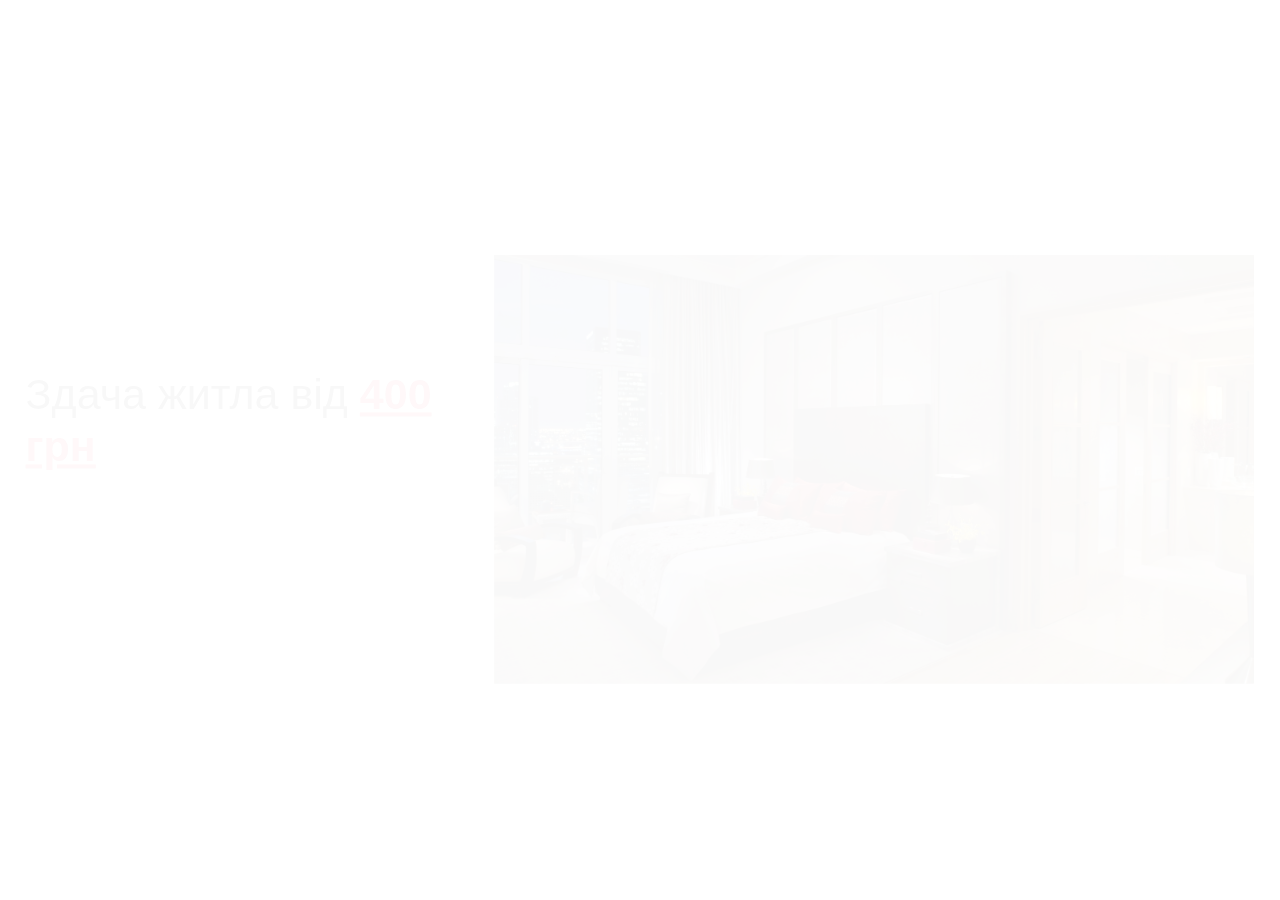
<file: rent_apart/html/index.html>
<!DOCTYPE html>
<html lang="ru">
<head>
	<meta charset="UTF-8">
	<meta name="viewport" content="width=device-width, initial-scale = 1">
	<title>Website</title>


  <link rel="stylesheet" href="../css/style.css">
	<link href="https://fonts.googleapis.com/css?family=PT+Sans:400,700&display=swap" rel="stylesheet">
	<link rel="stylesheet" href="../fontawesome-free/css/all.min.css">
  <link rel="stylesheet" href="https://stackpath.bootstrapcdn.com/bootstrap/4.4.1/css/bootstrap.min.css" integrity="sha384-Vkoo8x4CGsO3+Hhxv8T/Q5PaXtkKtu6ug5TOeNV6gBiFeWPGFN9MuhOf23Q9Ifjh" crossorigin="anonymous">

	<script src="https://cdnjs.cloudflare.com/ajax/libs/gsap/3.2.4/gsap.min.js"></script>

</head>
<body>

	<div class="navigation">
		<div class="logo">
			<a href="#">	<img src="../img/logotype.jpg" alt="" class="logotype"></a>
		</div>

		<div class="nav-menu">
			<ul class="menu">
				<li class="nav-item"><a href="gallery.html" class="nav-link">Однокімнатна</a>
				<!--	<ul>
						<li><a href="#">Старий фонд</a></li>
						<li><a href="#">Новий фонд</a></li>
					</ul>
				-->
				</li>
				<li class="nav-item"><a href="gallery1.html" class="nav-link">Двокімнатна</a>


				</li>
				<li class="nav-item"><a href="gallery2.html" class="nav-link">Котеджі</a>


				</li>

			</ul>
		</div>

		<div class="search-block">
			<div class="searsh">
				<input type="text" class="search-form" placeholder="Пошук">
				<a href="#" class="search-btn"><i class="fas fa-search"></i></a>
			</div>
		</div>

		<div class="personal-item">
			<div class="auth">
				<div class="login">
					<a href="#" class="auth-link signIn"><i class="fas fa-user-circle"></i>Увійти</a>
				</div>




				<div class="car">
					<a href="#" class="auth-link korIn "><i class="fas fa-shopping-cart"></i>Кошик</a>
				</div>

			</div>
		</div>
	</div>

<div class="sign-block">
	<div class="sign">
		<a href="#" class="exit"><i class="fas fa-times"></i> </a>
		<h4 class="sign-head">Вхід</h4>

		<div class="input-data">
			<input type="text" placeholder="введіть логін">
		</div>
		<div class="input-data">
			<input type="password" placeholder="введіть пароль">
		</div>
		<div class="input-btn">
			<input type="submit" value="Увійти">
		</div>

		<p class="notReg">Ще не зареєстровані?</p>
		<div class="input-btn notReg-btn">
			<a href="Registration.html"><input type="submit" value="Зареєструватись"></a>

		</div>
	</div>
</div>
<!-- *****************************Korzina-*****************-->
<div class="sign-block1">
	<div class="sign1">
		<a href="#" class="exit"><i class="fas fa-times"></i> </a>
		<h4 class="sign-head">Ваш кошик</h4>

		<div class="input-btn1">
			<a href="korzina.html"><input type="submit" value="Перейти далі"></a>
		</div>

		</div>
	</div>


	<div class="mobile-navigation">
		<a href="#" class="burger-link">
			<span></span>
		</a>

		<div class="mobile-nav">






			<!-- <input type="checkbox" name="toggle" id="menu" class="toggleMenu">
			<label for="menu" class="toggleMenu"> <i class=""> </i> </label> -->


			<ul class="mobile-menu">
				<li class="menu-item">
					<a href="#" class="menu-link signInMobile">Увійти</a>
				</li>
				<li class="menu-item">
					<a href="#" class="menu-link">Однокімнатна</a>
				</li>
				<li class="menu-item">
					<a href="#" class="menu-link">Двокімнатне</a>
				</li>
				<li class="menu-item">
					<a href="#" class="menu-link">Котеджі</a>
				</li>

			</ul>
		</div>
	</div>


	<div class="main-information">
		<div class="text-inform">
			<h1>Здача житла від <strong>400 грн</strong></h1>
			<p class="tagline">Короткострокова оренда квартир та котеджів </p>
			<div class="inform-link">

					<div class="inform-btn shop"><a id="white"   href="korzina.html">Орендувати зараз</a></div>
			</div>
		</div>


		<div class="photo-model">   <!--*********************************animation****************************-->
			<div class="carousel slide" data-ride="carousel" id="slides">
		 <ul class="carousel-indicators">
		   <li data-target="#slides" data-slide-to="0" class="active"></li>
		   <li data-target="#slides" data-slide-to="1" ></li>
		   <li data-target="#slides" data-slide-to="2" ></li>
		   <li data-target="#slides" data-slide-to="3" ></li>
		 </ul>
		      <div class="carousel-inner">
		        <div class="carousel-item active">
		          <img src="../img/img5.jpg" alt="">
		       </div>
		       <div class="carousel-item ">
		         <img src="../img/img6.jpg" alt="">
		      </div>
		      <div class="carousel-item ">
		        <img src="../img/img20.jpg" alt="">
		     </div>
		     <div class="carousel-item ">
		       <img src="../img/img6.jpg" alt="">
		    </div>
		    </div>
		  </div>
		</div>
		</div>


	<div class="social">
		<div class="find">

		</div>

		<div class="social-menu">
			<h4 class="connect">Залишайтесь на зв'язку</h4>

			<ul class="social-icon">
				<li><a href="https://www.facebook.com/dominik.zaluska.7" class="social-link"><i class="fab fa-facebook"></i></a></li>
				<li><a href="https://www.instagram.com/anatoli_kalko/" class="social-link"><i class="fab fa-instagram"></i></a></li>
			</ul>
		</div>
	</div>

	 <script src="https://ajax.googleapis.com/ajax/libs/jquery/3.4.1/jquery.min.js"></script>
  <script  src="../script/script.js"></script>
  <script src="https://code.jquery.com/jquery-3.4.1.slim.min.js" integrity="sha384-J6qa4849blE2+poT4WnyKhv5vZF5SrPo0iEjwBvKU7imGFAV0wwj1yYfoRSJoZ+n" crossorigin="anonymous"></script>
  <script src="https://cdn.jsdelivr.net/npm/popper.js@1.16.0/dist/umd/popper.min.js" integrity="sha384-Q6E9RHvbIyZFJoft+2mJbHaEWldlvI9IOYy5n3zV9zzTtmI3UksdQRVvoxMfooAo" crossorigin="anonymous"></script>
  <script src="https://stackpath.bootstrapcdn.com/bootstrap/4.4.1/js/bootstrap.min.js" integrity="sha384-wfSDF2E50Y2D1uUdj0O3uMBJnjuUD4Ih7YwaYd1iqfktj0Uod8GCExl3Og8ifwB6" crossorigin="anonymous"></script>


</body>
</html>
</file>
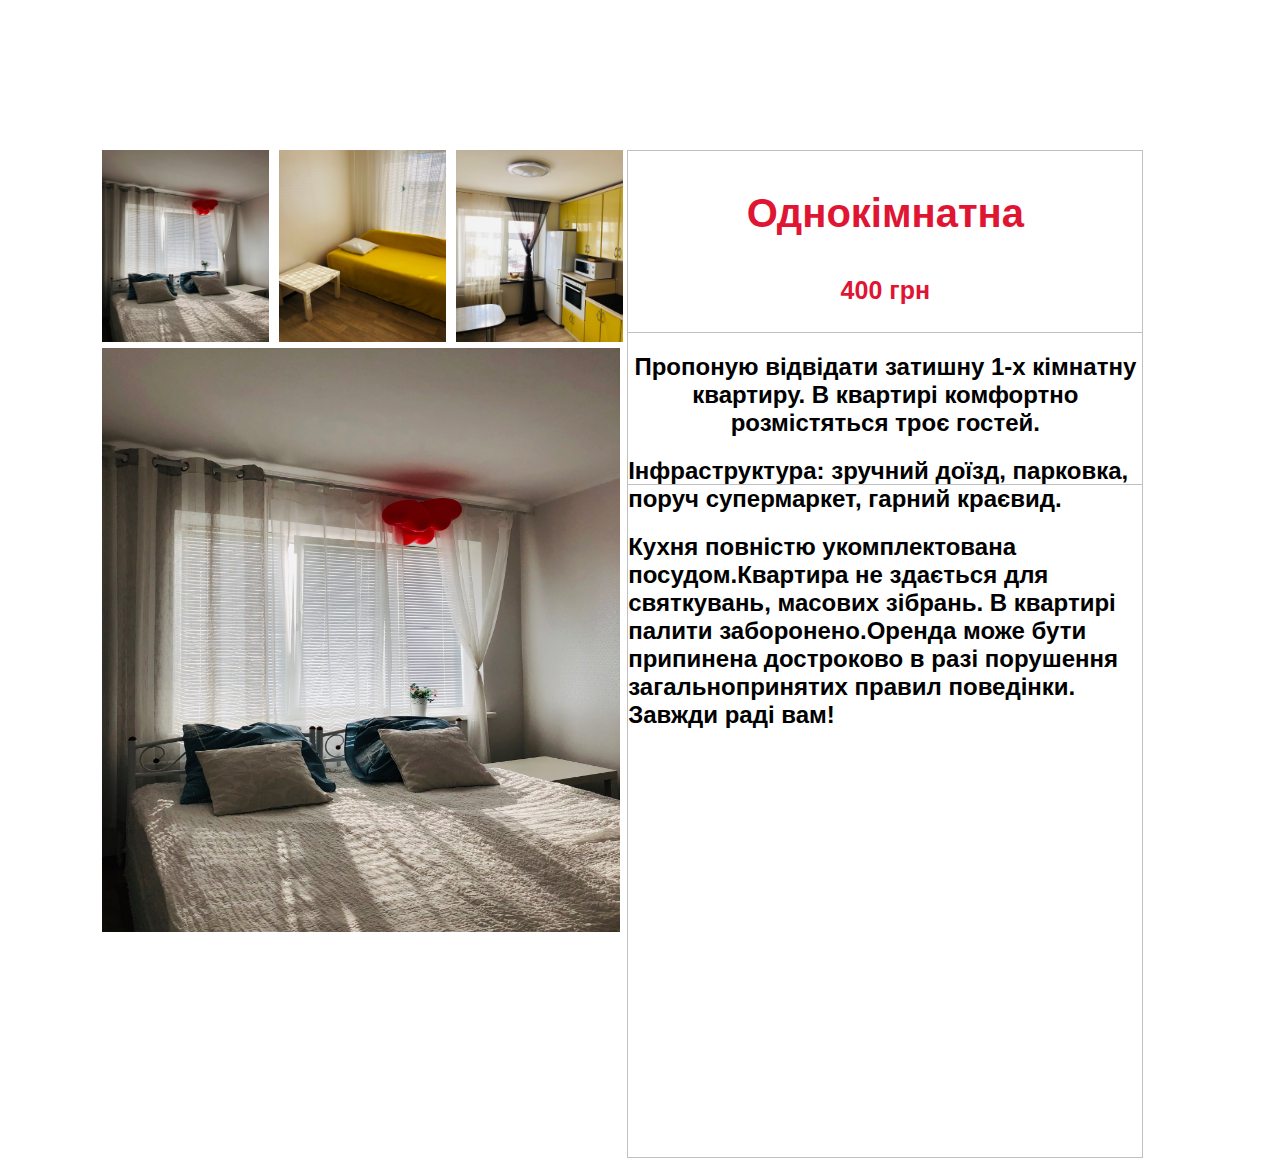
<file: rent_apart/html/gallery.html>
<!DOCTYPE html>
<html lang="en" dir="ltr">
  <head>
    <meta charset="utf-8">
    <meta name="viewport" content="width=device-width, initial-scale = 1">
  	<title>Website</title>
    	<link rel="stylesheet" href="../css/Stylegallery.css">
      <link rel="stylesheet" href="../css/style1.css">
      <link href="https://fonts.googleapis.com/css?family=PT+Sans:400,700&display=swap" rel="stylesheet">
      	<script src="https://cdnjs.cloudflare.com/ajax/libs/gsap/3.2.4/gsap.min.js"></script>
        <link rel="stylesheet" href="../fontawesome-free/css/all.min.css">

  </head>
  <body>

    <div class="navigation">
  		<div class="logo">
  			<a href="index.html">	<img src="../img/logotype.jpg" alt="" class="logotype"></a>
  		</div>

      <div class="nav-menu">
  			<ul class="menu">
  				<li class="nav-item"><a href="gallery.html" class="nav-link">Однокімнатна</a>
  				<!--	<ul>
  						<li><a href="#">Старий фонд</a></li>
  						<li><a href="#">Новий фонд</a></li>
  					</ul>
  				-->
  				</li>
  				<li class="nav-item"><a href="gallery1.html" class="nav-link">Двокімнатна</a>


  				</li>
  				<li class="nav-item"><a href="gallery2.html" class="nav-link">Котеджі</a>


  				</li>

  			</ul>
  		</div>

  		<div class="search-block">
  			<div class="searsh">
  				<input type="text" class="search-form" placeholder="Пошук">
  				<a href="#" class="search-btn"><i class="fas fa-search"></i></a>
  			</div>
  		</div>

  		<div class="personal-item">
  			<div class="auth">
  				<div class="login">
  					<a href="#" class="auth-link signIn"><i class="fas fa-user-circle"></i>Увійти</a>
  				</div>




  				<div class="car">
  					<a href="#" class="auth-link korIn "><i class="fas fa-shopping-cart"></i>Кошик</a>
  				</div>

  			</div>
  		</div>
  	</div>

  <div class="sign-block">
  	<div class="sign">
  		<a href="#" class="exit"><i class="fas fa-times"></i> </a>
  		<h4 class="sign-head">Вхід</h4>

  		<div class="input-data">
  			<input type="text" placeholder="введіть логін">
  		</div>
  		<div class="input-data">
  			<input type="password" placeholder="введіть пароль">
  		</div>
  		<div class="input-btn">
  			<input type="submit" value="Увійти">
  		</div>

  		<p class="notReg">Ще не зареєстровані?</p>
  		<div class="input-btn notReg-btn">
  			<a href="Registration.html"><input type="submit" value="Зареєструватись"></a>

  		</div>
  	</div>
  </div>
  <!-- *****************************Korzina-*****************-->
  <div class="sign-block1">
  	<div class="sign1">
  		<a href="#" class="exit"><i class="fas fa-times"></i> </a>
  		<h4 class="sign-head">Ваш кошик</h4>

  		<div class="input-btn1">
  			<a href="korzina.html"><input type="submit" value="Перейти далі"></a>
  		</div>

  		</div>
  	</div>

    <div class="mobile-navigation">
  		<a href="#" class="burger-link">
  			<span></span>
  		</a>

  		<div class="mobile-nav">
        <ul class="mobile-menu">
  				<li class="menu-item">
  					<a href="#" class="menu-link signInMobile">Увійти</a>
  				</li>
  				<li class="menu-item">
  					<a href="#" class="menu-link">Однокімнатна</a>
  				</li>
  				<li class="menu-item">
  					<a href="#" class="menu-link">Двокімнатне</a>
  				</li>
  				<li class="menu-item">
  					<a href="#" class="menu-link">Котеджі</a>
  				</li>

  		</div>
  	</div>


<div class="mainBlockGallery">

  <div class="BlockForGallery">
    <div class="thumbs">
 <a href="http://placehold.it/350x150?text=1" class="show-image"><img src="../img/test.HEIC"></a>
 <a href="http://placehold.it/350x150?text=2" class="show-image"><img src="../img/test2.HEIC"></a>
 <a href="http://placehold.it/350x150?text=3" class="show-image"><img src="../img/test3.HEIC"></a>
    </div>
    <div class="images">
      <img src="../img/test.HEIC"  class="active"/>
      <img src="../img/test2.HEIC"  />
      <img src="../img/test3.HEIC" />
    </div>

  </div>


  <div class="BlockForInfo">
    <div class="ForInfo">
      <h3>Однокімнатна</h3>
      <h4>400 грн</h4>
    </div>

    <div class="color">

    <center>  <h2>Пропоную відвідати затишну 1-х кімнатну квартиру. В квартирі комфортно розмістяться троє гостей.</h2></center>

              <h2>Інфраструктура: зручний доїзд, парковка, поруч супермаркет, гарний краєвид.</<h2>

<h2>Кухня повністю укомплектована посудом.Квартира не здається для святкувань, масових зібрань. В квартирі палити заборонено.Оренда може бути припинена достроково в разі порушення загальнопринятих правил поведінки.
Завжди раді вам!</h2>

    </div>








  </div>
</div>



<script src="https://ajax.googleapis.com/ajax/libs/jquery/3.4.1/jquery.min.js"></script>
<script  src="../script/script.js"></script>
<script type="text/javascript">

  $(".show-image").click(function() {
    event.preventDefault();
    var mainImage = $(this).index();
    $('.images img').removeClass('active');
    $('.images img').eq(mainImage).addClass('active');
});



</script>
  </body>
</html>
</file>
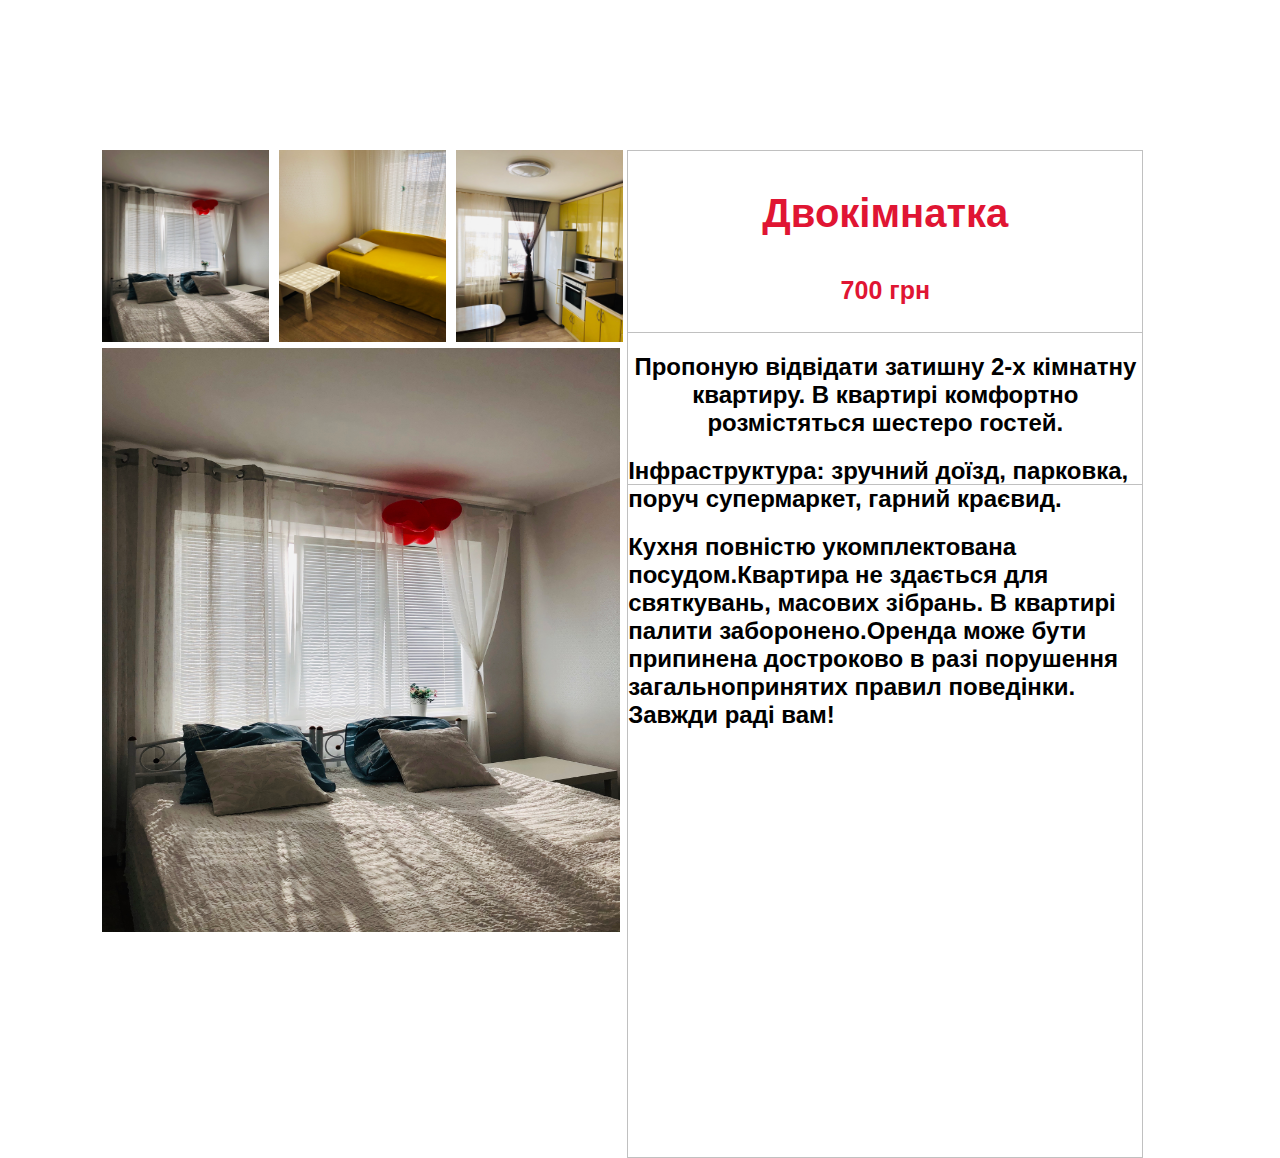
<file: rent_apart/html/gallery1.html>
<!DOCTYPE html>
<html lang="en" dir="ltr">
  <head>
    <meta charset="utf-8">
    <meta name="viewport" content="width=device-width, initial-scale = 1">
  	<title>Website</title>
    	<link rel="stylesheet" href="../css/Stylegallery.css">
      <link rel="stylesheet" href="../css/style1.css">
      <link href="https://fonts.googleapis.com/css?family=PT+Sans:400,700&display=swap" rel="stylesheet">
      	<script src="https://cdnjs.cloudflare.com/ajax/libs/gsap/3.2.4/gsap.min.js"></script>
        <link rel="stylesheet" href="../fontawesome-free/css/all.min.css">

  </head>
  <body>

    <div class="navigation">
  		<div class="logo">
  			<a href="index.html">	<img src="../img/logotype.jpg" alt="" class="logotype"></a>
  		</div>

      <div class="nav-menu">
  			<ul class="menu">
  				<li class="nav-item"><a href="gallery.html" class="nav-link">Однокімнатна</a>
  				<!--	<ul>
  						<li><a href="#">Старий фонд</a></li>
  						<li><a href="#">Новий фонд</a></li>
  					</ul>
  				-->
  				</li>
  				<li class="nav-item"><a href="gallery1.html" class="nav-link">Двокімнатна</a>


  				</li>
  				<li class="nav-item"><a href="gallery2.html" class="nav-link">Котеджі</a>


  				</li>

  			</ul>
  		</div>

  		<div class="search-block">
  			<div class="searsh">
  				<input type="text" class="search-form" placeholder="Пошук">
  				<a href="#" class="search-btn"><i class="fas fa-search"></i></a>
  			</div>
  		</div>

  		<div class="personal-item">
  			<div class="auth">
  				<div class="login">
  					<a href="#" class="auth-link signIn"><i class="fas fa-user-circle"></i>Увійти</a>
  				</div>




  				<div class="car">
  					<a href="#" class="auth-link korIn "><i class="fas fa-shopping-cart"></i>Кошик</a>
  				</div>

  			</div>
  		</div>
  	</div>

  <div class="sign-block">
  	<div class="sign">
  		<a href="#" class="exit"><i class="fas fa-times"></i> </a>
  		<h4 class="sign-head">Вхід</h4>

  		<div class="input-data">
  			<input type="text" placeholder="введіть логін">
  		</div>
  		<div class="input-data">
  			<input type="password" placeholder="введіть пароль">
  		</div>
  		<div class="input-btn">
  			<input type="submit" value="Увійти">
  		</div>

  		<p class="notReg">Ще не зареєстровані?</p>
  		<div class="input-btn notReg-btn">
  			<a href="Registration.html"><input type="submit" value="Зареєструватись"></a>

  		</div>
  	</div>
  </div>
  <!-- *****************************Korzina-*****************-->
  <div class="sign-block1">
  	<div class="sign1">
  		<a href="#" class="exit"><i class="fas fa-times"></i> </a>
  		<h4 class="sign-head">Ваш кошик</h4>

  		<div class="input-btn1">
  			<a href="korzina.html"><input type="submit" value="Перейти далі"></a>
  		</div>

  		</div>
  	</div>

    <div class="mobile-navigation">
  		<a href="#" class="burger-link">
  			<span></span>
  		</a>

  		<div class="mobile-nav">
        <ul class="mobile-menu">
  				<li class="menu-item">
  					<a href="#" class="menu-link signInMobile">Увійти</a>
  				</li>
  				<li class="menu-item">
  					<a href="#" class="menu-link">Однокімнатна</a>
  				</li>
  				<li class="menu-item">
  					<a href="#" class="menu-link">Двокімнатне</a>
  				</li>
  				<li class="menu-item">
  					<a href="#" class="menu-link">Котеджі</a>
  				</li>

  		</div>
  	</div>


<div class="mainBlockGallery">

  <div class="BlockForGallery">
    <div class="thumbs">
 <a href="http://placehold.it/350x150?text=1" class="show-image"><img src="../img/test.HEIC"></a>
 <a href="http://placehold.it/350x150?text=2" class="show-image"><img src="../img/test2.HEIC"></a>
 <a href="http://placehold.it/350x150?text=3" class="show-image"><img src="../img/test3.HEIC"></a>
    </div>
    <div class="images">
      <img src="../img/test.HEIC"  class="active"/>
      <img src="../img/test2.HEIC"  />
      <img src="../img/test3.HEIC" />
    </div>

  </div>


  <div class="BlockForInfo">
    <div class="ForInfo">
      <h3>Двокімнатка</h3>
      <h4>700 грн</h4>
    </div>

    <div class="color">

    <center>  <h2>Пропоную відвідати затишну 2-х кімнатну квартиру. В квартирі комфортно розмістяться шестеро гостей.</h2></center>

              <h2>Інфраструктура: зручний доїзд, парковка, поруч супермаркет, гарний краєвид.</<h2>

<h2>Кухня повністю укомплектована посудом.Квартира не здається для святкувань, масових зібрань. В квартирі палити заборонено.Оренда може бути припинена достроково в разі порушення загальнопринятих правил поведінки.
Завжди раді вам!</h2>

    </div>




</div>



<script src="https://ajax.googleapis.com/ajax/libs/jquery/3.4.1/jquery.min.js"></script>
<script  src="../script/script.js"></script>
<script type="text/javascript">

  $(".show-image").click(function() {
    event.preventDefault();
    var mainImage = $(this).index();
    $('.images img').removeClass('active');
    $('.images img').eq(mainImage).addClass('active');
});



</script>
  </body>
</html>
</file>
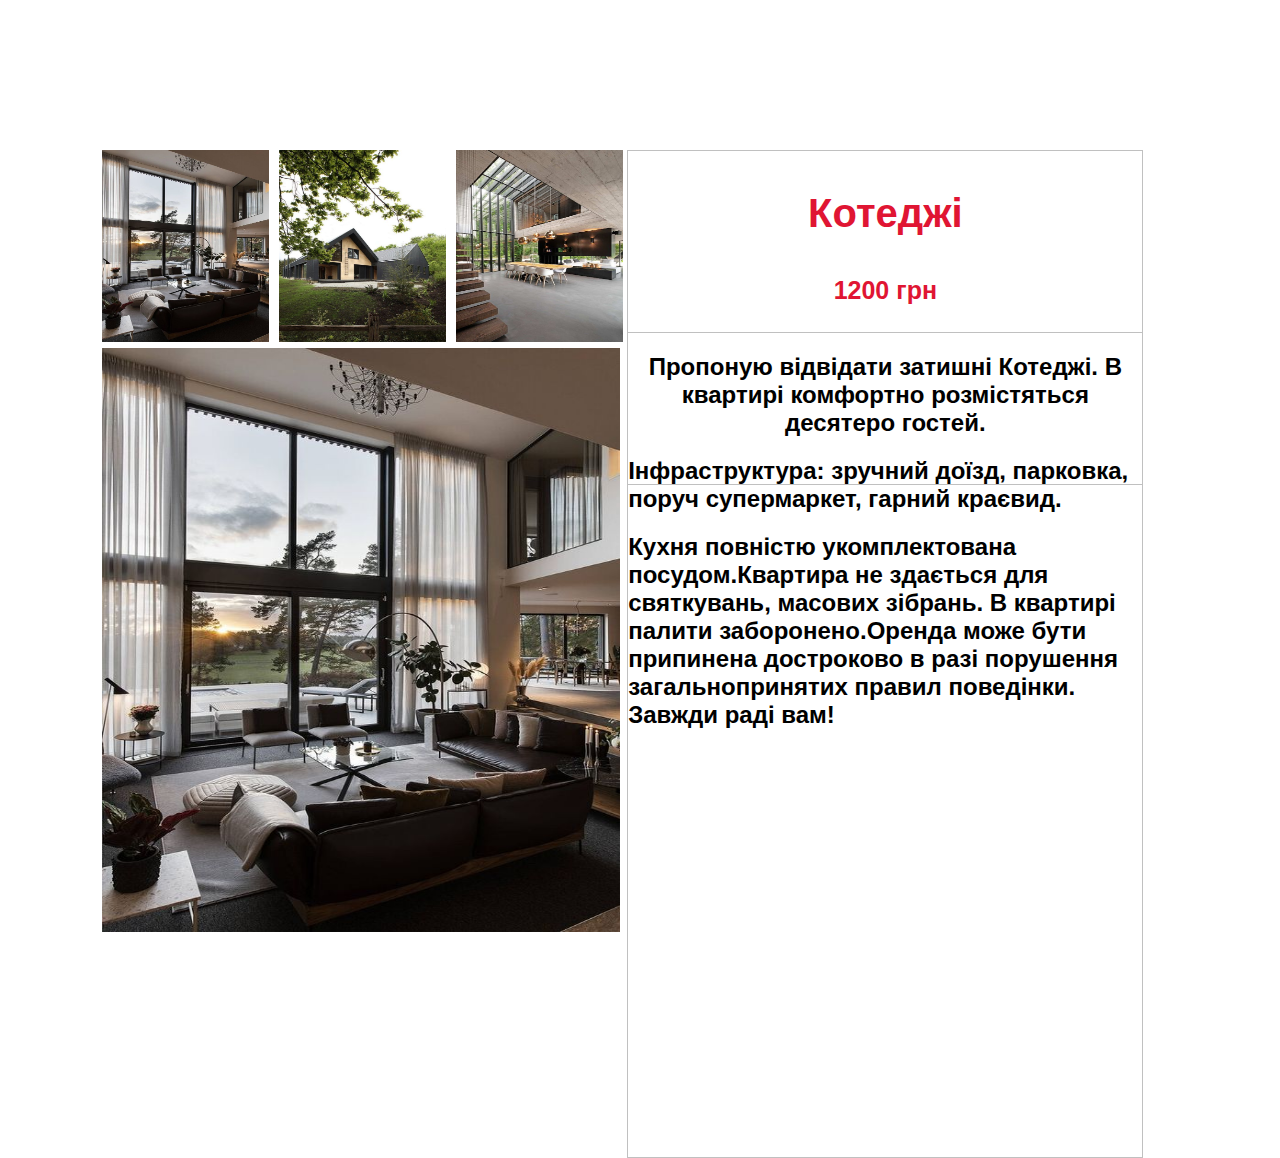
<file: rent_apart/html/gallery2.html>
<!DOCTYPE html>
<html lang="en" dir="ltr">
  <head>
    <meta charset="utf-8">
    <meta name="viewport" content="width=device-width, initial-scale = 1">
  	<title>Website</title>
    	<link rel="stylesheet" href="../css/Stylegallery.css">
      <link rel="stylesheet" href="../css/style1.css">
      <link href="https://fonts.googleapis.com/css?family=PT+Sans:400,700&display=swap" rel="stylesheet">
      	<script src="https://cdnjs.cloudflare.com/ajax/libs/gsap/3.2.4/gsap.min.js"></script>
        <link rel="stylesheet" href="../fontawesome-free/css/all.min.css">

  </head>
  <body>

    <div class="navigation">
  		<div class="logo">
  			<a href="index.html">	<img src="../img/logotype.jpg" alt="" class="logotype"></a>
  		</div>

      <div class="nav-menu">
  			<ul class="menu">
  				<li class="nav-item"><a href="gallery.html" class="nav-link">Однокімнатна</a>
  				<!--	<ul>
  						<li><a href="#">Старий фонд</a></li>
  						<li><a href="#">Новий фонд</a></li>
  					</ul>
  				-->
  				</li>
  				<li class="nav-item"><a href="gallery1.html" class="nav-link">Двокімнатна</a>


  				</li>
  				<li class="nav-item"><a href="gallery2.html" class="nav-link">Котеджі</a>


  				</li>

  			</ul>
  		</div>

  		<div class="search-block">
  			<div class="searsh">
  				<input type="text" class="search-form" placeholder="Пошук">
  				<a href="#" class="search-btn"><i class="fas fa-search"></i></a>
  			</div>
  		</div>

  		<div class="personal-item">
  			<div class="auth">
  				<div class="login">
  					<a href="#" class="auth-link signIn"><i class="fas fa-user-circle"></i>Увійти</a>
  				</div>




  				<div class="car">
  					<a href="#" class="auth-link korIn "><i class="fas fa-shopping-cart"></i>Кошик</a>
  				</div>

  			</div>
  		</div>
  	</div>

  <div class="sign-block">
  	<div class="sign">
  		<a href="#" class="exit"><i class="fas fa-times"></i> </a>
  		<h4 class="sign-head">Вхід</h4>

  		<div class="input-data">
  			<input type="text" placeholder="введіть логін">
  		</div>
  		<div class="input-data">
  			<input type="password" placeholder="введіть пароль">
  		</div>
  		<div class="input-btn">
  			<input type="submit" value="Увійти">
  		</div>

  		<p class="notReg">Ще не зареєстровані?</p>
  		<div class="input-btn notReg-btn">
  			<a href="Registration.html"><input type="submit" value="Зареєструватись"></a>

  		</div>
  	</div>
  </div>
  <!-- *****************************Korzina-*****************-->
  <div class="sign-block1">
  	<div class="sign1">
  		<a href="#" class="exit"><i class="fas fa-times"></i> </a>
  		<h4 class="sign-head">Ваш кошик</h4>

  		<div class="input-btn1">
  			<a href="korzina.html"><input type="submit" value="Перейти далі"></a>
  		</div>

  		</div>
  	</div>

    <div class="mobile-navigation">
  		<a href="#" class="burger-link">
  			<span></span>
  		</a>

  		<div class="mobile-nav">
        <ul class="mobile-menu">
  				<li class="menu-item">
  					<a href="#" class="menu-link signInMobile">Увійти</a>
  				</li>
  				<li class="menu-item">
  					<a href="#" class="menu-link">Однокімнатна</a>
  				</li>
  				<li class="menu-item">
  					<a href="#" class="menu-link">Двокімнатне</a>
  				</li>
  				<li class="menu-item">
  					<a href="#" class="menu-link">Котеджі</a>
  				</li>

  		</div>
  	</div>


<div class="mainBlockGallery">

  <div class="BlockForGallery">
    <div class="thumbs">
 <a href="http://placehold.it/350x150?text=1" class="show-image"><img src="../img/kot1.jpg"></a>
 <a href="http://placehold.it/350x150?text=2" class="show-image"><img src="../img/kot2.jpg"></a>
 <a href="http://placehold.it/350x150?text=3" class="show-image"><img src="../img/kot3.jpg"></a>
    </div>
    <div class="images">
      <img src="../img/kot1.jpg"  class="active"/>
      <img src="../img/kot2.jpg"  />
      <img src="../img/kot3.jpg" />
    </div>

  </div>


  <div class="BlockForInfo">
    <div class="ForInfo">
      <h3>Котеджі</h3>
      <h4>1200 грн</h4>
    </div>


    <div class="color">

    <center>  <h2>Пропоную відвідати затишні Котеджі. В квартирі комфортно розмістяться десятеро гостей.</h2></center>

              <h2>Інфраструктура: зручний доїзд, парковка, поруч супермаркет, гарний краєвид.</<h2>

  <h2>Кухня повністю укомплектована посудом.Квартира не здається для святкувань, масових зібрань. В квартирі палити заборонено.Оренда може бути припинена достроково в разі порушення загальнопринятих правил поведінки.
  Завжди раді вам!</h2>

    </div>





  </div>
</div>



<script src="https://ajax.googleapis.com/ajax/libs/jquery/3.4.1/jquery.min.js"></script>
<script  src="../script/script.js"></script>
<script type="text/javascript">

  $(".show-image").click(function() {
    event.preventDefault();
    var mainImage = $(this).index();
    $('.images img').removeClass('active');
    $('.images img').eq(mainImage).addClass('active');
});



</script>
  </body>
</html>
</file>
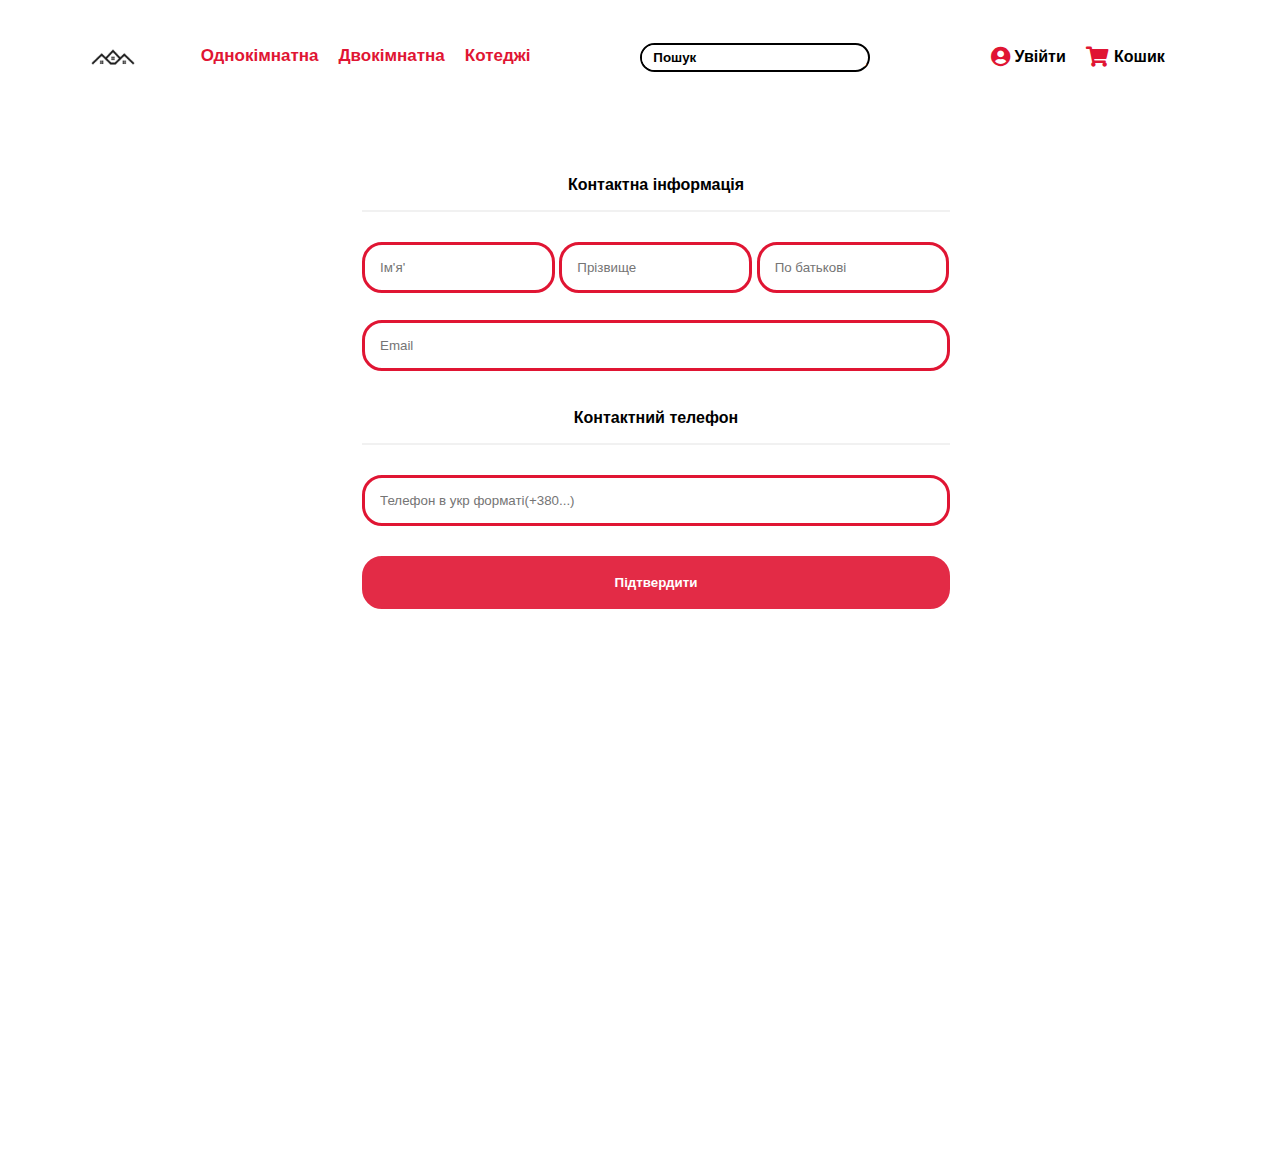
<file: rent_apart/html/korzina.html>
<!DOCTYPE html>
<html lang="en" dir="ltr">
  <head>
    <meta charset="utf-8">
    	<meta name="viewport" content="width=device-width, initial-scale = 1">

    <link rel="stylesheet" href="../css/stKorzina.css">
      <link rel="stylesheet" href="../css/style1.css">

    <title></title>
    <link href="https://fonts.googleapis.com/css?family=PT+Sans:400,700&display=swap" rel="stylesheet">
    <link rel="stylesheet" href="../fontawesome-free/css/all.min.css">


  </head>


  <body>



    <div class="navigation">
      <div class="logo">
        <a href="index.html">	<img src="../img/logotype.jpg" alt="" class="logotype"></a>
      </div>

      <div class="nav-menu">
  			<ul class="menu">
  				<li class="nav-item"><a href="gallery.html" class="nav-link">Однокімнатна</a>
  				<!--	<ul>
  						<li><a href="#">Старий фонд</a></li>
  						<li><a href="#">Новий фонд</a></li>
  					</ul>
  				-->
  				</li>
  				<li class="nav-item"><a href="gallery1.html" class="nav-link">Двокімнатна</a>


  				</li>
  				<li class="nav-item"><a href="gallery2.html" class="nav-link">Котеджі</a>


  				</li>

  			</ul>
  		</div>

      <div class="search-block">
        <div class="searsh">
          <input type="text" class="search-form" placeholder="Пошук">
          <a href="#" class="search-btn"><i class="fas fa-search"></i></a>
        </div>
      </div>

      <div class="personal-item">
        <div class="auth">
          <div class="login">
            <a href="#" class="auth-link signIn"><i class="fas fa-user-circle"></i>Увійти</a>
          </div>




          <div class="car">
            <a href="#" class="auth-link korIn "><i class="fas fa-shopping-cart"></i>Кошик</a>
          </div>

        </div>
      </div>
    </div>

    <div class="sign-block">
    <div class="sign">
      <a href="#" class="exit"><i class="fas fa-times"></i> </a>
      <h4 class="sign-head">Вхід</h4>

      <div class="input-data">
        <input type="text" placeholder="введіть логін">
      </div>
      <div class="input-data">
        <input type="password" placeholder="введіть пароль">
      </div>
      <div class="input-btn">
        <input type="submit" value="Увійти">
      </div>

      <p class="notReg">Ще не зареєстровані?</p>
      <div class="input-btn notReg-btn">
        <a href="Registration.html"><input type="submit" value="Зареєструватись"></a>

      </div>
    </div>
    </div>
    <!-- *****************************Korzina-*****************-->
    <div class="sign-block1">
    <div class="sign1">
      <a href="#" class="exit"><i class="fas fa-times"></i> </a>
      <h4 class="sign-head">Ваш кошик</h4>

      <div class="input-btn1">
        <a href="korzina.html"><input type="submit" value="Перейти далі"></a>
      </div>

      </div>
    </div>

    <div class="mobile-navigation">
      <a href="#" class="burger-link">
        <span></span>
      </a>

      <div class="mobile-nav">

        <ul class="mobile-menu">
  				<li class="menu-item">
  					<a href="#" class="menu-link signInMobile">Увійти</a>
  				</li>
  				<li class="menu-item">
  					<a href="#" class="menu-link">Однокімнатна</a>
  				</li>
  				<li class="menu-item">
  					<a href="#" class="menu-link">Двокімнатне</a>
  				</li>
  				<li class="menu-item">
  					<a href="#" class="menu-link">Котеджі</a>
  				</li>

      </div>
    </div>





    <div class="notReg2">  <!--знайти в сss -->
      <form action="action_page.php">
      <div class="container1">




        <p>Контактна інформація</p>
        <hr>


        <input class="Nam"  type="text2" placeholder="Ім'я'" name="fname" required>

        <input class="Nam" type="text2" placeholder="Прізвище" name="lname" required>

        <input class="Nam" type="text2" placeholder="По батькові" name="tname" required>

        <input type="text1" placeholder="Email" name="email" required>




        <p>Контактний телефон</p>
        <hr>
        <input type="text1" placeholder="Телефон в укр форматі(+380...)" name="telNum" required>

      <button  type="submit" class="registerbtn">Підтвердити</button>


      </div>




    </form>


  </div>




<script src="https://ajax.googleapis.com/ajax/libs/jquery/3.4.1/jquery.min.js"></script>
<script  src="../script/script.js"></script>


  </body>
</html>
</file>
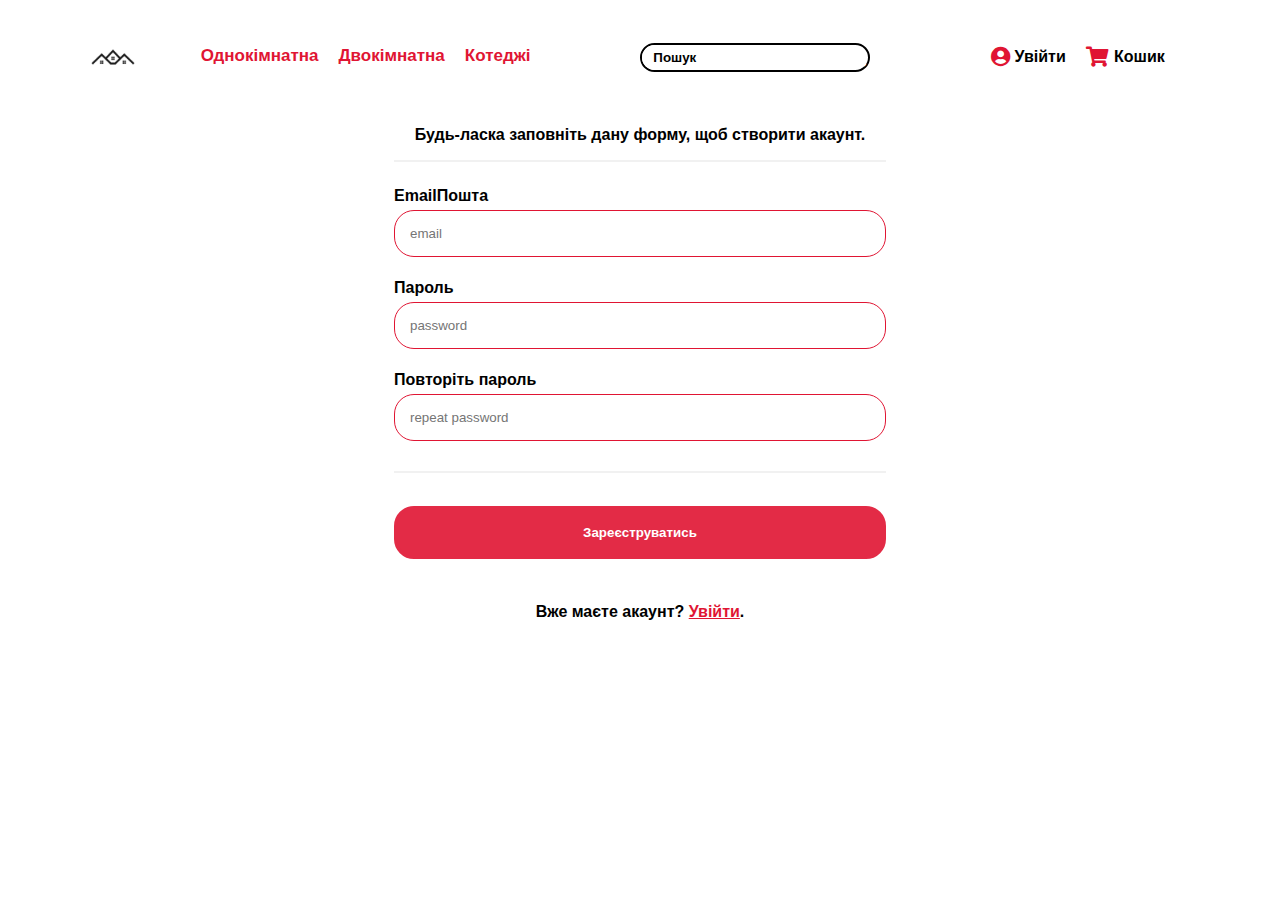
<file: rent_apart/html/Registration.html>
<!DOCTYPE html>
<html lang="en" dir="ltr">
  <head>
    <meta charset="utf-8">
    	<meta name="viewport" content="width=device-width, initial-scale = 1">
    <link rel="stylesheet" href="../css/styleforregistr.css">
    <link rel="stylesheet" href="../css/style1.css">
    <link rel="stylesheet" href="../fontawesome-free/css/all.min.css">
    <title></title>
    <link href="https://fonts.googleapis.com/css?family=PT+Sans:400,700&display=swap" rel="stylesheet">

  </head>


  <body>
    <div class="navigation">
  		<div class="logo">
  			<a href="index.html">	<img src="../img/logotype.jpg" alt="" class="logotype"></a>
  		</div>

      <div class="nav-menu">
  			<ul class="menu">
  				<li class="nav-item"><a href="gallery.html" class="nav-link">Однокімнатна</a>
  				<!--	<ul>
  						<li><a href="#">Старий фонд</a></li>
  						<li><a href="#">Новий фонд</a></li>
  					</ul>
  				-->
  				</li>
  				<li class="nav-item"><a href="gallery1.html" class="nav-link">Двокімнатна</a>


  				</li>
  				<li class="nav-item"><a href="gallery2.html" class="nav-link">Котеджі</a>


  				</li>

  			</ul>
  		</div>

  		<div class="search-block">
  			<div class="searsh">
  				<input type="text" class="search-form" placeholder="Пошук">
  				<a href="#" class="search-btn"><i class="fas fa-search"></i></a>
  			</div>
  		</div>

  		<div class="personal-item">
  			<div class="auth">
  				<div class="login">
  					<a href="#" class="auth-link signIn"><i class="fas fa-user-circle"></i>Увійти</a>
  				</div>




  				<div class="car">
  					<a href="#" class="auth-link korIn "><i class="fas fa-shopping-cart"></i>Кошик</a>
  				</div>

  			</div>
  		</div>
  	</div>

  <div class="sign-block">
  	<div class="sign">
  		<a href="#" class="exit"><i class="fas fa-times"></i> </a>
  		<h4 class="sign-head">Вхід</h4>

  		<div class="input-data">
  			<input type="text" placeholder="введіть логін">
  		</div>
  		<div class="input-data">
  			<input type="password" placeholder="введіть пароль">
  		</div>
  		<div class="input-btn">
  			<input type="submit" value="Увійти">
  		</div>

  		<p class="notReg">Ще не зареєстровані?</p>
  		<div class="input-btn notReg-btn">
  			<a href="Registration.html"><input type="submit" value="Зареєструватись"></a>

  		</div>
  	</div>
  </div>
  <!-- *****************************Korzina-*****************-->
  <div class="sign-block1">
  	<div class="sign1">
  		<a href="#" class="exit"><i class="fas fa-times"></i> </a>
  		<h4 class="sign-head">Ваш кошик</h4>

  		<div class="input-btn1">
  			<a href="korzina.html"><input type="submit" value="Перейти далі"></a>
  		</div>

  		</div>
  	</div>






  	<div class="mobile-navigation">
  		<a href="#" class="burger-link">
  			<span></span>
  		</a>

  		<div class="mobile-nav">

        <ul class="mobile-menu">
  				<li class="menu-item">
  					<a href="#" class="menu-link signInMobile">Увійти</a>
  				</li>
  				<li class="menu-item">
  					<a href="#" class="menu-link">Однокімнатна</a>
  				</li>
  				<li class="menu-item">
  					<a href="#" class="menu-link">Двокімнатне</a>
  				</li>
  				<li class="menu-item">
  					<a href="#" class="menu-link">Котеджі</a>
  				</li>

  		</div>
  	</div>





    <div class="notReg1">
      <form action="action_page.php">
      <div class="container1">
        <p>Будь-ласка заповніть дану форму, щоб створити акаунт.</p>
        <hr>

        <label for="email"><b>EmailПошта</b></label>
        <input type="text1" placeholder="email" name="email" required>

        <label for="psw"><b>Пароль</b></label>
        <input type="password" placeholder="password" name="psw" required>

        <label for="psw-repeat"><b>Повторіть пароль</b></label>
        <input type="password" placeholder="repeat password" name="psw-repeat" required>
        <hr>
      <button  type="submit" class="registerbtn">Зареєструватись</button>
      </div>

      <div class="container1 signIn">
        <p>Вже маєте акаунт? <a href="#">Увійти</a>.</p>
      </div>
    </form>
</div>



<script src="https://ajax.googleapis.com/ajax/libs/jquery/3.4.1/jquery.min.js"></script>
<script  src="../script/script.js"></script>


  </body>
</html>
</file>
<file: rent_apart/css/style.css>
body {
	height: 100vh;
	margin: 0;
	padding: 0;

	font-family: 'PT Sans', sans-serif;
}
.carousel{
  height: 80%;
}
.carousel-inner{
  /* margin-top: 150px; */
  height: 80%;
}
.carousel-inner img {
   /* transform: translateY(-15%); */
  width: 100%;
  height: 60%;

}

/* .text-inform{
  position: absolute;
  top: 40%;
  transform: translateY(-60%);
    margin-left: auto;
   text-align: left;

} */

#white{
	color: white;
}

#white:hover{
	color: #e01533;
}



/*====================Style for navigation======================*/
.navigation {
	z-index: 20;
	width: 100%;
	top: 3%;
	position: absolute;
	display: flex;
	align-items: center;
}

.logo  a{
	width: 100%;
	display: flex;
	align-items: center;
}
.logo {
	width: 15%;
	display: flex;
	align-items: center;
}


.logotype {
	max-width: 60px;
	margin-left: 50%;
}

.nav-menu {
	margin-top: -3%;
	width: 20%;

}

.menu {
	margin-top: 7%;
	display: flex;
	justify-content: center;
	align-items: center;
	list-style: none;
	width: 90%;
	margin-left: 10%;

}
.nav-item  {
	margin: 0;
	margin-top: 17%;
	padding-left: 0px;
}
.nav-item a {
	padding-left: 0px;
}

.nav-link {
	text-decoration: none;
	color: #e01533;
	font-size: 16px;
	border-bottom: 2px solid transparent;
	transition: .3s;
	font-weight: bold;
}

.nav-link:hover {
	border-bottom: 2px solid #fff;
}

/*====================Sub meny======================*/
.nav-menu ul,
.nav-menu ol {
	list-style: none;
	border-radius: 15px solid #fff;
}

.nav-menu > ul{
	display: flex;
	justify-content: center;
}

.nav-menu > ul li a{
	display: block;
  color: #000;


	transition: all 0.3s ease;

}


.nav-menu > ul li {
	position: relative;


}

.nav-menu > ul li > a i.fa {
	position: absolute;
	top: 10px;
	left: 12px;

}

/*Шось придумати з виділенням головних блоків*/
.nav-menu li a:hover{
	background: #000;   /*#e01533;*/
	color: #ffffff;
	box-shadow: 3px 3px 3px 3px black;
	margin-left: -15%;  /**************************************************Прикольий здвіг*******************************/
}


.nav-menu li ul{
	position: absolute;
	min-width: 150px;
	display: none;
}
.nav-menu li > ul li {
	border: 1px solid #000;

}

.nav-menu li > ul li a{
	padding: 10px;
	text-transform: none;
	background: #ffffff;
	text-decoration: none;

}

.nav-menu li > ul li ul {
	position: absolute;
	right: -150px;
	top: 0;
}

.nav-menu li:hover > ul{
	display: block;
}



.search-block {
	width: 40%;
	display: flex;
	justify-content: center;
	align-items: center;
}

.searsh {
	display: flex;
	background-color: #fff;
	border: 2px solid #000;
	border-radius: 30px;
	width: 50%;
	z-index: 1;
}
.searsh:hover{
	background-color: #000;
	border: 2px solid  #e01533;
}

.search-form {
	padding-left: 5%;
	width: 90%;
	height: 25px;
	z-index: 10;
	border-radius: 30px;
	border: none;
	outline: none;
	font-weight: bold;
	color: #000;
}


.search-form::placeholder{
	color: #000;
}
.search-btn {
	color: #e01533;
	font-size: 17px;
	width: 10%;
	display: flex;
	justify-content: center;
	align-items: center;
	text-decoration: none!important;
}

.search-btn:hover{
	color: #fff;
}

.personal-item {
	width: 15%;
}

.auth {
	display: flex;
	justify-content: space-between;
	align-items: center;
	width: 100%;
}

.auth-link {
	display: flex;
	justify-content: space-between;
	align-items: center;
	color: #000;
	text-decoration: none!important;
	font-weight: bold;
	font-size: 16px;
	transition: .3s;
}

.auth-link i {
	padding: 0 5px;
	font-size: 20px;
	color: #e01533;
}

.auth-link:hover {
	color: #e01533;
}






/*===========Style for mobile menu==============*/
.burger-link {
	display: none; /*block*/
	position: absolute;
	top: 3%;
	right: 10%;
	height: 40px;
	width: 40px;
	border-radius: 50%;
	border: 2px solid #e01533;
	background: #fff;
	z-index: 100;
}

.burger-link span, .burger-link span:before, .burger-link span:after {
	display: block;
	height: 2px;
	width: 18px;
	background-color: #333;
	position: absolute;
	top: 50%;
	left: 50%;
	margin-left: -9px;
	margin-top: 0;
}

.burger-link span:before {
	transition: all .3s;
	margin-top: -6px;
	content: '';
}

.burger-link span:after {
	transition: all .3s;
	margin-top: 4px;
	content: '';
}

.burger-link_active span:before {
	transform: rotate(45deg);
	margin-top: 0;
}

.burger-link_active span:after {
	transform: rotate(-45deg);
	margin-top: 0;
}

.burger-link_active span {
	background: transparent;
}

.mobile-nav {
	position: absolute;
	display: flex;
	justify-content: center;
	align-items: center;
	width: 100%;
	height: 100vh;
	background: #e01533;
	transition: .5s;
	z-index: 99;
	left: -100%;
}

.nav-active {
	left: 0;
}

.mobile-menu {
	list-style: none;
	text-align: center;
}

.menu-item {
	display: flex;
	justify-content: center;
	align-items: center;
	margin: 10px auto;
}

.menu-link {
	color: #fff;
	font-size: 20px;
	letter-spacing: 5px;
	text-decoration: none;
	z-index: 1;
}
/*=====================Style for sign-block===============*/
.sign-block {
	position: absolute;
	display: none;
	justify-content: center;
	align-items: center;
	width: 100%;
	height: 100%;
	background: rgba(33, 33, 33, .2);
	z-index: 200;
	box-sizing: border-box;
}

.sign-block_active  {
	display: flex;

}

.sign {
	background: #fff;
	width: 350px;
	height: 400px;
	border-radius: 20px;
}

.exit {
	display: flex;
	justify-content: center;
	align-items: center;
	text-decoration: none;
	color: #000;
	font-size: 20px;
	width: 30px;
	height: 30px;
	border-right: 0 20px 0 20px;
	position: relative;
	left: 320px;
	background: rgba(114, 114, 114, .15);
  transition: .3s;
}

.exit:hover {
	background: #e01533;
	color: #fff;
}

.sign-head {
	font-size: 35px;
	margin: 10px 0;
	padding: 0;
	text-align: center;
	user-select: none;
}

.input-data, .input-btn {
	width: 70%;
	margin: 25px auto;
}

.input-data input {
	width: 100%;
	border: 2px solid rgba(114, 144, 144, .5);
	border-radius: 15px;
	outline: none;
	font-size: 18px;
	font-family: 'PT Sans', sans-serif;
	height: 25px;
	text-align: center;
}

.input-data input:focus {
	border: 2px solid #e01533;
	color: #e01533;
}

.input-btn input {
	width: 100%;
	border: 2px solid #e01533;
	font-size: 16px;
	color: #fff;
	font-weight: bold;
	border-radius: 20px;
	background: #e01533;
  padding: 6px 0;
	transition: .3s;
}

.input-btn input:hover {
	background: #fff;
	color:  #e01533;
}

.notReg {
	font-size: 16px;
	margin: 0;
	padding: 0;
	text-align: center;
	user-select: none;
}

.notReg-btn input {
	background: #fff;
	color:  #e01533;
}

.notReg-btn input:hover {
	background: #e01533;
	color:  #fff;
}
/*=====================Style for Korzina===============*/
.sign-block1{
	position: absolute ;
	display: none;
	/* justify-content: center;
	align-items: center; */

	align-items: flex-end;
	justify-content: flex-end;

	width: 100%;
	height: 100%;
	background: rgba(33, 33, 33, .2);
	z-index: 200;
	box-sizing: border-box;
}

 .sign-block1_active  {
	display: flex;

}
 .sign1 {
	background: #fff;
	width: 350px;
	height: 100%;

}

.exit {
	display: flex;
	justify-content: center;
	align-items: center;
	text-decoration: none;
	color: #000;
	font-size: 20px;
	width: 30px;
	height: 30px;
	border-right: 0 20px 0 20px;
	position: relative;
	left: 320px;
	background: rgba(114, 114, 114, .15);
  transition: .3s;
}

 .input-btn1 {
	width: 70%;
	margin: 25px auto;
padding-top: 155%;
}
.input-btn1 input {
	width: 100%;
	border: 2px solid #e01533;
	font-size: 16px;
	color: #fff;
	font-weight: bold;

	background: #e01533;
  padding: 6px 0;
	transition: .3s;
}
.input-btn1 input:hover {
	background: #fff;
	color:  #e01533;
}
/*=====================Style for main-information===============*/
.main-information {
	position: absolute;
	top: 20%;
	display: flex;
	justify-content: space-around;
	align-items: center;
	height: 60%;
	width: 100%;
}
.text-inform{
	min-width: 34%;
	margin-left: 2%;
  max-height: 100%;
}
.photo-model{
	width: 62%;
	margin-right: 2%;
	/* height: 100%; */
}

.carousel-indicators li{
	display: none;
}
.text-inform h1 {
	color: #000;
	font-size: 43px;
	margin: 0;
	padding: 0;
}

.text-inform strong {
	color: #e01533;
	text-decoration: underline;
}

.tagline {
	color: #6f6f6f;
	font-size: 20px;
	margin: 10px 0;
	padding: 0;
}

.inform-link {
	margin-top: 20px;
	display: flex;
	justify-content: space-between;
	align-items: center;
	width: 70%;
}

.inform-btn {
	border: 2px solid #e01533;
	border-radius: 20px;
	text-decoration: none;
	font-size: 18px;
	font-weight: bold;
	padding: 3px 15px;
	transition: .3s;

}

.read {
	color: #e01533;
}

.read:hover {
	color: #fff;
	background: #e01533;
}

.shop {
	color: #fff;
	background: #e01533;
}


.shop:hover {
	color: #e01533;
	background: #fff;
}




/*=====================Style for social=========================*/
.social {
	left: 7%;
	position: absolute;
	bottom: 3%;
	width: 86%;
	display: flex;
	justify-content: space-between;
	align-items: center;
}

.find a {
	display: flex;
	justify-content: center;
	align-items: center;
	color: #000;
	text-decoration: none;
	font-weight: bold;
	font-size: 16px;
	transition: .3s;
}

.find a:hover {
	color: #6f6f6f;
}

.find i {
	padding: 0 5px;
	font-size: 20px;
	margin-top: -5px;
	animation: place 1s infinite;
	animation-timing-function: linear;
}

.connect {
	margin: 0;
	padding: 0;
	color: #fff;
	font-size: 16px;
	font-weight: lighter;
	text-align: right;
}

.social-icon {
	display: flex;
	align-items: center;
	list-style: none;
}

.social-link {
	color: #000;
	font-size: 20px;
	transition: .3s;
}

.social-link:hover {
	color: #e01533;
}

.social-link i {
	padding-left: 20px;
}

@keyframes place {
	0% {
		margin-top: -5px;
	}
	50% {
		margin-top: 5px;
	}
	100% {
		margin-top: -5px;
	}
}

@media screen and (max-width: 1200px) {
	.photo-model {
		width: 100%;
	}
	.photo-model img {
		width: 100%;
	}
	.nav-menu {
		display: none;
	}
	.personal-item {
		display: none;
	}
	.logo {
		width: 20%;
	}
	.search-block {
		width: 60%;
	}
	.burger-link {
		display: block;
	}
}

@media screen and (max-width: 1000px) {
	body {
		background: #fff;
	}
	.search-btn {
		font-size: 15px;
	}
	.main-information {
		flex-direction: column;
	}
	.photo-model {
		width: 100%;
	}
	.photo-model img {
		width: 100%;
	}
	.text-inform h1 {
		text-align: center;
		font-size: 45px;
	}
	.tagline {
		text-align: center;
		font-size: 14px;
	}
	.inform-link {
		width: 100%;
		justify-content: center;
	}
	.inform-btn {
		margin: 0 10px;
		font-size: 14px;
	}
	.connect {
		color: #000;
		font-size: 15px;
	}
	.social-link {
		color: #000;
		font-size: 15px;
	}
	.social-link:hover {
		color: #e01533
	}
}

@media screen and (max-width: 768px) {
	.text-inform h1 {
		font-size: 40px;
	}
	.search-form {
		width: 80%;
	}
	.search-btn {
		width: 20%;
	}
}

@media screen and (max-width: 500px) {
	.logotype {
		max-width: 40px;
	}
	.search-form {
		height: 20px;
	}
	.search-btn {
		font-size: 12px;
	}
	.text-inform h1 {
		font-size: 30px;
	}
	.inform-btn {
		margin: 0 10px;
		font-size: 12px;
	}
	.find a {
		font-size: 12px;
	}
	.find i {
		font-size: 14px;
	}
	.social-link {
		padding-left: 10px;
	}
	.burger-link {
		top: 2%;
	}


	.photo-model {
		margin-top: 50px;
		width: 100%;
		margin-right: 0;
		height: 400px;
	}

	.photo-model img {
		width: 100%;

	}

	.carousel-item img{
		height: 100%;

	}
}


@media screen and (max-height: 650px) {
	body {
		height: 120vh;
	}
	.main-information {
		top: 30%;
	}
	.social {
		top: 110%;
	}
	.sign {
		width: 300px;
	}
	.exit {
		left: 270px;
	}
	.photo-model {
		width: 100%;
			margin-right: 0;

	}
	.photo-model img {
		width: 100%;

	}
}

@media screen and (max-height: 500px) and (max-width: 1000px) {
	body {
		height: 180vh;
	}
	.main-information {
		top: 70%;
	}
	.social {
		top: 180%;
	}
	.photo-model {
		width: 100%;
			margin-right: 0;

	}
	.photo-model img {
		width: 100%;
	}
}
</file>
<file: rent_apart/css/Stylegallery.css>
.images img {display: none}
.images .active {display: block}

/*720x980*/
body {
	height: 100vh;
	margin: 0;
	padding: 0;
	font-family: 'PT Sans', sans-serif;
	/* background-image: url(imgmain.png); */
	background-color: #fff;
}

.mainBlockGallery{
padding-top: 150px;
width: 82%;
margin-left: 8%;
height: 1000px;

float: left;

/* background-color: #fff;  */

}

.BlockForGallery {
  width: 50%;
  height: 80%;
  float: left;

}

.thumbs{
width: 100%;
height: 27%;

/* background-color: green; /**************************************************************************/ */
}
.thumbs .show-image{
  margin-right: 6px;
  margin-bottom: 6px;

}
.show-image img {

	width: 31.74%;
	height: 100%;
	/* width: 196px ;
	height: 250px; */
}
.thumbs .show-image:last-child{
   margin-right:0px;
}

.images{
  margin-top: 6px;
  height: 73%;
	width: 98.6%;

}
.images img{
	width: 100%;
  height: 100%;


	/* width: 610px;
  height: 750px; */
}


.BlockForInfo{
  width: 49%;
  height: 100.6%;
  float: left;
  border: 1px solid silver;
}

.ForInfo{
background-color: #fff;
/* height: 200px; */
height: 18%;
width: 100%;
float: left;
border-bottom: 1px solid silver;
}

.color {
  /* height: 150px; */
	height: 15%;
  width: 100%;
  float: left;
  background-color: #fff;
  border-bottom: 1px solid silver;
}
.colorBox{
  width:80%;
  margin-left: 20%;
}

.color .box1, .box2, .box3, .box4, .box5{
  height: 45px;
  width: 45px;
  float: left;
  margin-left: 18px;
  border: 1px solid silver;

}
.box1{
  background-color: black;
}
.box2{
  background-color: #a83240;
}
.box3{
  background-color: #e8e8e8;
}
.box4{
  background-color: #c43bc2;
}
.box5{
  background-color: #147c9c;
}

.sizeForGallery{
  /* height: 150px; */
		height: 15%;
  width: 100%;
  float: left;
  background-color: #fff;
  border-bottom: 1px solid silver;
}

.sizeForGallery .box{
  text-align: center;
  background-color: #fff;
  height: 45px;
  width: 45px;
  float: left;
  margin-left: 10px;
  border: 1px solid silver;

}

.sizeBox{
  width: 80%;
  margin-left: 19%;

}
 .box p{
	text-align: center;
	align-items:center;
	justify-content: center;

}
 .box p a{
	 text-decoration: none;
 	color: #e01533;
	font-weight: bold;
	font-size: 13px;
 }

.TableForSize{
  /* height: 200px; */
	height: 18%;
  width: 100%;
  float: left;
  background-color: #fff;
  border-bottom: 1px solid silver;
}


.AnotherInfo{
  height: 22%;
  width: 100%;
  float: left;
	font-size: 12px ;
  text-align: center;
  color: #e01533;
}
.characteristics{
  height: 12%;
  width: 100%;
  float: left;
	font-size: 12px ;
  color: #e01533;
  padding: 0;
  margin: 0;
	margin-left: 2%;
}






.ForInfo h3{
  font-size: 40px ;
  text-align: center;
  color: #e01533;
}
.ForInfo h4 {
  margin-top: 30px;
  font-size: 25px ;
  text-align: center;
  color: #e01533;
}
.color h3{
  font-size: 12px ;
  text-align: center;
  color: #e01533;
}
.sizeForGallery{
  font-size: 12px ;
  text-align: center;
  color: #e01533;
}

.TableForSize a{
  color: #e01533;
}

.TableForSize h3{
  font-size: 12px ;
  text-align: center;
  color: #e01533;
}
.TableForSize h3 a button {
  font-size: 16px ;
  text-align: center;
  color: #fff;
  background-color: #e01533;
  height: 50px;
  width: 150px;
border: none;
}







/*====================Style for size galleryblock======================*/
@media (max-width: 920px) {
.BlockForGallery{
		width: 100%;
  }
}

@media (max-width: 500px) {
.BlockForGallery{
		width: 100%;
		margin-top: -20%;
  }
}
@media (max-width: 1300px) {
.thumbs{
		height: 24%;
  }
}
@media (max-width: 1000px) {
.thumbs{
		height: 20%;
  }
}
@media (max-width: 920px) {
.thumbs{
			height: 27%;
  }
}
@media (max-width: 700px) {
.thumbs{
			height: 25%;
  }
}
@media (max-width: 500px) {
.show-image img {

	width: 30.46%;
  }
}

@media (max-width: 500px) {
.thumbs{
			height: 16%;
  }
}
@media (max-width: 500px) {
.images{
			height: 45%;
  }
}
/*====================Style for size galleryblockInfo======================*/



@media (max-width: 920px) {
 .BlockForInfo{
		width: 98%;
  }
}
@media (max-width: 1000px) {
 .ForInfo h3 {
	font-size: 20px;
  }
}

@media (max-width: 1000px) {
 .ForInfo h4 {
	font-size: 15px;
  }
}

@media (max-width: 920px) {
 .ForInfo h3, .ForInfo h4{
	text-align: left;
	margin: 0;
	margin-left: 2%;
  }
}

@media (max-width: 920px) {
 .ForInfo h4{
	text-align: left;
	margin-top: 4%;
  }
}
@media (max-width: 500px) {
 .ForInfo h3{

	font-size: 20px;
  }
}
@media (max-width: 500px) {
 .BlockForInfo{
		margin-top: -120%;
  }
}
@media (max-width: 500px) {
 .ForInfo h4{

	font-size: 15px;
  }
}
/*====================Style for Color======================*/


	@media (max-width: 1200px) {
		.colorBox{
margin-left: 10%;
	  }
	}

@media (max-width: 1200px) {
	.color .box1, .box2, .box3, .box4, .box5{
    height: 40px;
    width: 40px;
border: 2px solid silver;
  }
}

@media (max-width: 920px) {
	.color h3{
		text-align: left;

		margin-left: 2%;

  }
}

@media (max-width: 780px) {
	.color .box1, .box2, .box3, .box4, .box5{
    height: 35px;
    width: 35px;
border: 2px solid silver;
  }
}
@media (max-width: 700px) {
	.color .box1, .box2, .box3, .box4, .box5{
    height: 30px;
    width: 30px;

  }
}
@media (max-width: 500px) {
	.color .box1, .box2, .box3, .box4, .box5{
    height: 30px;
    width: 30px;
border: 1px solid silver;

  }
}
/*====================Style for Size======================*/
@media (max-width: 1200px) {
	.sizeForGallery .box{
    height: 39px;
    width: 39px;
		margin-left: 5px;
		border: 2px solid silver;

  }
}
@media (max-width: 1000px) {
	.sizeForGallery .box{
    height: 37px;
    width: 37px;
		margin-left: 5px;
		border: 2px solid silver;

  }
}

@media (max-width: 920px) {
	.sizeForGallery h3{
		text-align: left;

		margin-left: 2%;

  }
}

@media (max-width: 780px) {
	.sizeForGallery .box{
    height: 35px;
    width: 35px;
		border: 2px solid silver;

  }
}
@media (max-width: 700px) {
		.sizeForGallery .box{
    height: 30px;
    width: 30px;

  }
}
@media (max-width: 700px) {
		.sizeForGallery .box{
    height: 30px;
    width: 30px;

  }
}
@media (max-width: 500px) {
	.sizeForGallery .box{
    height: 28px;
    width: 28px;
border: 1px solid silver;

  }
}

@media (max-width: 920px) {
	.sizeBox{
    margin-left: 0;

  }
}

/*====================Style for TableForSize======================*/
@media (max-width: 920px) {
	.TableForSize a, .TableForSize  h3{
		text-align: left;

		margin-left: 1%;

  }
}

/*====================Style for AnotherInfo======================*/
@media (max-width: 1000px) {
	.AnotherInfo, .characteristics{
		margin: 0;
		text-align: left;
    font-size: 12px;
		margin-left: 2%;

  }
}
@media (max-width: 920px) {
	.AnotherInfo, .characteristics  {
		text-align: left;

		margin-left: 2%;

  }
}
@media (max-width: 500px) {
	.AnotherInfo, .characteristics{
		margin: 0;
		text-align: left;
    font-size: 12px;
		margin-left: 2%;

  }
}
</file>
<file: rent_apart/css/style1.css>
body {
	height: 100vh;
	margin: 0;
	padding: 0;
	font-family: 'Roboto', sans-serif;
}


/*====================Style for navigation======================*/
.navigation {
	z-index: 20;
	width: 100%;
	top: 3%;
	position: absolute;
	display: flex;
	align-items: center;
}

.logo  a{
	width: 100%;
	display: flex;
	align-items: center;
}
.logo {
	width: 13%;
	display: flex;
	align-items: center;
}

.logotype {
	max-width: 60px;
	margin-left: 50%;
}

.nav-menu {
	width: 28%;
}

.menu {
	display: flex;
	justify-content: center;
	align-items: center;
	list-style: none;
	width: 100%;
}

.nav-item {
	padding: 0 10px;
}

.nav-link {
	text-decoration: none;
	color: #e01533;
	font-size: 17px;
	border-bottom: 2px solid transparent;
	transition: .3s;
	font-weight: bold;
}

.nav-link:hover {
	border-bottom: 2px solid #e01533;
}

/*====================Sub meny======================*/
.nav-menu ul,
.nav-menu ol {
	list-style: none;
	border-radius: 15px solid #e01533;
}

.nav-menu > ul{
	display: flex;
	justify-content: center;
}

.nav-menu > ul li a{
	display: block;
  color: #e01533;                       /* #e01533;*/


	transition: all 0.3s ease;

}


.nav-menu > ul li {
	position: relative;


}

.nav-menu > ul li > a i.fa {
	position: absolute;
	top: 15px;
	left: 12px;

}

/*Шось придумати з виділенням головних блоків*/
/* .nav-menu li a:hover{
	background: #e01533;
	color: #ffffff;
	box-shadow: 1px 5px 10px -5px black;
	transition: all 0.3s ease;
} */
/*Шось придумати з виділенням головних блоків*/
.nav-menu li a:hover{
	background: #e01533;   /*#e01533;*/
	color: #fff;
	box-shadow: 3px 3px 3px 3px #e01533;
	margin-left: -15%;  /**************************************************Прикольий здвіг*******************************/
}

.nav-menu li ul{
	position: absolute;
	min-width: 150px;
	display: none;
	margin-left: -30px;

}
.nav-menu li > ul li {
	border: 1px solid #000;

}

.nav-menu li > ul li a{
	padding: 10px;
	text-transform: none;
	background: #ffffff;
	text-decoration: none;
	font-weight: bold;
	-
}

.nav-menu li > ul li ul {
	position: absolute;
	right: -150px;
	top: 0;
}

.nav-menu li:hover > ul{
	display: block;
}



.search-block {
	width: 36%;
	display: flex;
	justify-content: center;
	align-items: center;
}

.searsh {
	display: flex;
	background-color: #fff;
	border: 2px solid #000;
	border-radius: 30px;
	width: 50%;
	z-index: 1;
}
.searsh:hover{
	background-color: #e01533;
	border: 2px solid  #000;
}
.search-form {
	padding-left: 5%;
	width: 90%;
	height: 25px;
	z-index: 10;
	border-radius: 30px;
	border: none;
	outline: none;
	font-weight: bold;
	color: #000;
}
.search-form::placeholder{
	color: #000;
}
.search-btn {
	color: #fff;
	font-size: 17px;
	width: 10%;
	display: flex;
	justify-content: center;
	align-items: center;
	text-decoration: none;
}
.search-btn:hover{
	color: #fff;
}
.personal-item {
	width: 14%;
}

.auth {
	display: flex;
	justify-content: space-between;
	align-items: center;
	width: 100%;
}

.auth-link {
	display: flex;
	justify-content: space-between;
	align-items: center;
	color: #000;
	text-decoration: none;
	font-weight: bold;
	font-size: 16px;
	transition: .3s;
}

.auth-link i {
	padding: 0 5px;
	font-size: 20px;
	color: #e01533;
}

.auth-link:hover {
	color: #e01533;
}

/*===========Style for mobile menu==============*/
.burger-link {
	display: none; /*block*/
	position: absolute;
	top: 3%;
	right: 10%;
	height: 40px;
	width: 40px;
	border-radius: 50%;
	border: 2px solid #e01533;
	background: #fff;
	z-index: 100;
}

.burger-link span, .burger-link span:before, .burger-link span:after {
	display: block;
	height: 2px;
	width: 18px;
	background-color: #333;
	position: absolute;
	top: 50%;
	left: 50%;
	margin-left: -9px;
	margin-top: 0;
}

.burger-link span:before {
	transition: all .3s;
	margin-top: -6px;
	content: '';
}

.burger-link span:after {
	transition: all .3s;
	margin-top: 4px;
	content: '';
}

.burger-link_active span:before {
	transform: rotate(45deg);
	margin-top: 0;
}

.burger-link_active span:after {
	transform: rotate(-45deg);
	margin-top: 0;
}

.burger-link_active span {
	background: transparent;
}

.mobile-nav {
	position: absolute;
	display: flex;
	justify-content: center;
	align-items: center;
	width: 100%;
	height: 100vh;
	background: #e01533;
	transition: .5s;
	z-index: 99;
	left: -100%;
}

.nav-active {
	left: 0;
}

.mobile-menu {
	list-style: none;
	text-align: center;
}

.menu-item {
	display: flex;
	justify-content: center;
	align-items: center;
	margin: 10px auto;
}

.menu-link {
	color: #fff;
	font-size: 20px;
	letter-spacing: 5px;
	text-decoration: none;
	z-index: 1;
}
/*=====================Style for sign-block===============*/
.sign-block {
	position: absolute;
	display: none;
	justify-content: center;
	align-items: center;
	width: 100%;
	height: 100%;
	background: rgba(33, 33, 33, .2);
	z-index: 200;
	box-sizing: border-box;
}

.sign-block_active {
	display: flex;

}

.sign {
	background: #fff;
	width: 350px;
	height: 400px;
	border-radius: 20px;
}

.exit {
	display: flex;
	justify-content: center;
	align-items: center;
	text-decoration: none;
	color: #000;
	font-size: 20px;
	width: 30px;
	height: 30px;
	border-right: 0 20px 0 20px;
	position: relative;
	left: 320px;
	background: rgba(114, 114, 114, .15);
  transition: .3s;
}

.exit:hover {
	background: #e01533;
	color: #fff;
}

.sign-head {
	font-size: 35px;
	margin: 10px 0;
	padding: 0;
	text-align: center;
	user-select: none;
}

.input-data, .input-btn {
	width: 70%;
	margin: 25px auto;
}

.input-data input {
	width: 100%;
	border: 2px solid rgba(114, 144, 144, .5);
	border-radius: 15px;
	outline: none;
	font-size: 18px;
	font-family: 'PT Sans', sans-serif;
	height: 25px;
	text-align: center;
}

.input-data input:focus {
	border: 2px solid #e01533;
	color: #e01533;
}

.input-btn input {
	width: 100%;
	border: 2px solid #e01533;
	font-size: 16px;
	color: #fff;
	font-weight: bold;
	border-radius: 20px;
	background: #e01533;
  padding: 6px 0;
	transition: .3s;
}

.input-btn input:hover {
	background: #fff;
	color:  #e01533;
}

.notReg {
	font-size: 16px;
	margin: 0;
	padding: 0;
	text-align: center;
	user-select: none;
}

.notReg-btn input {
	background: #fff;
	color:  #e01533;
}

.notReg-btn input:hover {
	background: #e01533;
	color:  #fff;
}

/*=====================Style for Korzina===============*/
.sign-block1{
	position: absolute ;
	display: none;
	/* justify-content: center;
	align-items: center; */

	align-items: flex-end;
	justify-content: flex-end;

	width: 100%;
	height: 100%;
	background: rgba(33, 33, 33, .2);
	z-index: 200;
	box-sizing: border-box;
}

 .sign-block1_active  {
	display: flex;

}
 .sign1 {
	background: #fff;
	width: 350px;
	height: 100%;

}

.exit {
	display: flex;
	justify-content: center;
	align-items: center;
	text-decoration: none;
	color: #000;
	font-size: 20px;
	width: 30px;
	height: 30px;
	border-right: 0 20px 0 20px;
	position: relative;
	left: 320px;
	background: rgba(114, 114, 114, .15);
  transition: .3s;
}

 .input-btn1 {
	width: 70%;
	margin: 25px auto;
padding-top: 155%;
}
.input-btn1 input {
	width: 100%;
	border: 2px solid #e01533;
	font-size: 16px;
	color: #fff;
	font-weight: bold;

	background: #e01533;
  padding: 6px 0;
	transition: .3s;
}
.input-btn1 input:hover {
	background: #fff;
	color:  #e01533;
}

/*=====================Style for main-information===============*/
.main-information {
	position: absolute;
	top: 20%;
	display: flex;
	justify-content: space-around;
	align-items: center;
	height: 60%;
	width: 100%;
}

.text-inform h1 {
	color: #000;
	font-size: 70px;
	margin: 0;
	padding: 0;
}

.text-inform strong {
	color: #e01533;
	text-decoration: underline;
}

.tagline {
	color: #6f6f6f;
	font-size: 20px;
	margin: 10px 0;
	padding: 0;
}

.inform-link {
	margin-top: 20px;
	display: flex;
	justify-content: space-between;
	align-items: center;
	width: 70%;
}

.inform-btn {
	border: 2px solid #e01533;
	border-radius: 20px;
	text-decoration: none;
	font-size: 18px;
	font-weight: bold;
	padding: 3px 15px;
	transition: .3s;
}

.read {
	color: #e01533;
}

.read:hover {
	color: #fff;
	background: #e01533;
}

.shop {
	color: #fff;
	background: #e01533;
}

.shop:hover {
	color: #e01533;
	background: #fff;
}

/*=====================Style for social=========================*/
.social {
	left: 7%;
	position: absolute;
	bottom: 3%;
	width: 86%;
	display: flex;
	justify-content: space-between;
	align-items: center;
}

.find a {
	display: flex;
	justify-content: center;
	align-items: center;
	color: #e01533;
	text-decoration: none;
	font-weight: bold;
	font-size: 16px;
	transition: .3s;
}

.find a:hover {
	color: #6f6f6f;
}

.find i {
	padding: 0 5px;
	font-size: 20px;
	margin-top: -5px;
	animation: place 1s infinite;
	animation-timing-function: linear;
}

.connect {
	margin: 0;
	padding: 0;
	color: #fff;
	font-size: 16px;
	font-weight: lighter;
	text-align: right;
}

.social-icon {
	display: flex;
	align-items: center;
	list-style: none;
}

.social-link {
	color: #fff;
	font-size: 20px;
	transition: .3s;
}

.social-link:hover {
	color: #000;
}

.social-link i {
	padding-left: 20px;
}

@keyframes place {
	0% {
		margin-top: -5px;
	}
	50% {
		margin-top: 5px;
	}
	100% {
		margin-top: -5px;
	}
}

@media screen and (max-width: 1200px) {
	.photo-model {
		max-width: 50%;
	}
	.photo-model img {
		width: 100%;
	}
	.nav-menu {
		display: none;
	}
	.personal-item {
		display: none;
	}
	.logo {
		width: 20%;
	}
	.search-block {
		width: 60%;
	}
	.burger-link {
		display: block;
	}
}

@media screen and (max-width: 1000px) {
	body {
		background: #fff;
	}
	.search-btn {
		font-size: 15px;
	}
	.main-information {
		flex-direction: column;
	}
	.photo-model {
		max-width: 60%;
	}
	.text-inform h1 {
		text-align: center;
		font-size: 45px;
	}
	.tagline {
		text-align: center;
		font-size: 14px;
	}
	.inform-link {
		width: 100%;
		justify-content: center;
	}
	.inform-btn {
		margin: 0 10px;
		font-size: 14px;
	}
	.connect {
		color: #000;
		font-size: 15px;
	}
	.social-link {
		color: #000;
		font-size: 15px;
	}
	.social-link:hover {
		color: #e01533
	}
	.notReg1{
			width: 80%;
			margin-left: 10%;
	}
	.BasketInfo{
	  width: 90%;
		margin-right: 5%;

	}
	.notReg2{
			width: 90%;
			margin-right: 5%;
			  margin-top: 0;
	}
	input[type=text2]{
	  width: 32%;
	  border: 1px solid #e01533;
	}
	input[type=text1]{
		border: 1px solid #e01533;
	}
	.products{
	  min-height: 30%;
	}
	.basket{
	  height: 80%;

	}
}

@media screen and (max-width: 768px) {
	.text-inform h1 {
		font-size: 40px;
	}
	.search-form {
		width: 80%;
	}
	.search-btn {
		width: 20%;
	}
	.notReg1{
			width: 90%;
			margin-left: 5%;
	}
	.BasketInfo{
	  width: 90%;
		 height: 70%;
		margin-right: 5%;
	}
	.notReg2{
			width: 90%;
			margin-right: 5%;
	}
input[type=text2]	{
		width: 32%;
		border: 1px solid #e01533;
	}
}

@media screen and (max-width: 500px) {
	.logotype {
		max-width: 40px;
	}
	.search-form {
		height: 20px;
	}
	.search-btn {
		font-size: 12px;
	}
	.text-inform h1 {
		font-size: 30px;
	}
	.inform-btn {
		margin: 0 10px;
		font-size: 12px;
	}
	.find a {
		font-size: 12px;
	}
	.find i {
		font-size: 14px;
	}
	.social-link {
		padding-left: 10px;
	}
	.burger-link {
		top: 2%;
	}
input[type=text2]{
	  width: 32%;
	  border: 1px solid #e01533;
	}
}

@media screen and (max-height: 650px) {
	body {
		height: 120vh;
	}
	.main-information {
		top: 30%;
	}
	.social {
		top: 110%;
	}
	.sign {
		width: 300px;
	}
	.exit {
		left: 270px;
	}

}

@media screen and (max-height: 500px) and (max-width: 1000px) {
	body {
		height: 180vh;
	}
	.main-information {
		top: 70%;
	}
	.social {
		top: 180%;
	}


}
</file>
<file: rent_apart/css/stKorzina.css>
* {box-sizing: border-box}

/* Add padding to containers */

.notReg2{
  width: 50%;
  margin-right: 25%;
  margin-top: 150px;
  height: 1000px;
  float: right;


}
.container1 {
  padding: 10px;

}
.container1  p{

  text-align: center;
  font-weight: bold;

}
.container1  p a{
  color: #e01533;
  font-weight: bold;

}


form .container1{
  width: 95%;
  height: 100%;
margin-left: 5%;

  float: left;
}



/* Full-width input fields */

input[type=text1] {
  width: 100%;
  padding: 15px;
  margin: 5px 0 22px 0;
  display: inline-block;
  border: 3px solid #e01533;
  border-radius: 20px;
  background: #fff;
}
input[type=text2] {
  width: 32.8%;
  padding: 15px;
  margin: 5px 0 22px 0;
  display: inline-block;
  border: 3px solid #e01533;
  border-radius: 20px;
  background: #fff;
}
input[type=text1]:focus, input[type=text2]:focus {
  background-color: #ddd;
  outline: none;
}


/* Overwrite default styles of hr */
hr {
  border: 1px solid #f1f1f1;
  margin-bottom: 25px;
}

/* Set a style for the submit/register button */
  .registerbtn  {
  border: 3px solid #e01533;
  border-radius: 20px;

  background-color: #e01533;
  color: white;
  padding: 16px 20px;
  margin: 8px 0;
  cursor: pointer;
  width: 100%;
  opacity: 0.9;
  font-weight: bold;

}


 .registerbtn:hover  {
	font-weight: bold;
  border: 3px solid #e01533;
  border-radius: 20px;
  background: #fff;
  color:   #e01533;
}




.BasketInfo{
  margin-top: 100px;
  margin-right: 3%;
  width: 45%;
  display:block;
  height: 92.55%;
  float: right;
  border-left: 1px solid silver;

}

.basket{
  width: 100%;
  height: 71%;
  float: left;
}
.basket h3{
  font-size: 25px;
  margin-left: 2%;
}
.products{
  width: 90%;
  margin-left: 5%;
  height: 75%;
  background-color: #fafafa;
}
.Sum{
  border-top: 1px solid silver;
  width: 100%;
  height: 20%;
  float: left;
  margin-left: 4%;
}
</file>
<file: rent_apart/css/styleforregistr.css>
* {box-sizing: border-box}

/* Add padding to containers */
.container1 {
  padding: 10px;

}
.container1  p{

  text-align: center;
  font-weight: bold;

}
.container1  p a{
  color: #e01533;
  font-weight: bold;

}

.notReg1{
  width: 40%;
  height: 600px;
  padding-top: 100px;
  margin-left: 30%;

}


/* Full-width input fields */
input[type=text1], input[type=password] {
  width: 100%;
  padding: 15px;
  margin: 5px 0 22px 0;
  display: inline-block;
  border: 1px solid #e01533;
  border-radius: 20px;
  background: #fff;
}

input[type=text]:focus, input[type=password]:focus {
  background-color: #ddd;
  outline: none;
}

/* Overwrite default styles of hr */
hr {
  border: 1px solid #f1f1f1;
  margin-bottom: 25px;
}

/* Set a style for the submit/register button */
  .registerbtn  {
  border: 3px solid #e01533;
  border-radius: 20px;

  background-color: #e01533;
  color: white;
  padding: 16px 20px;
  margin: 8px 0;
  cursor: pointer;
  width: 100%;
  opacity: 0.9;
  font-weight: bold;

}


 .registerbtn:hover  {
	font-weight: bold;
  border: 3px solid #e01533;
  border-radius: 20px;
  background: #fff;
  color:   #e01533;
}
</file>
